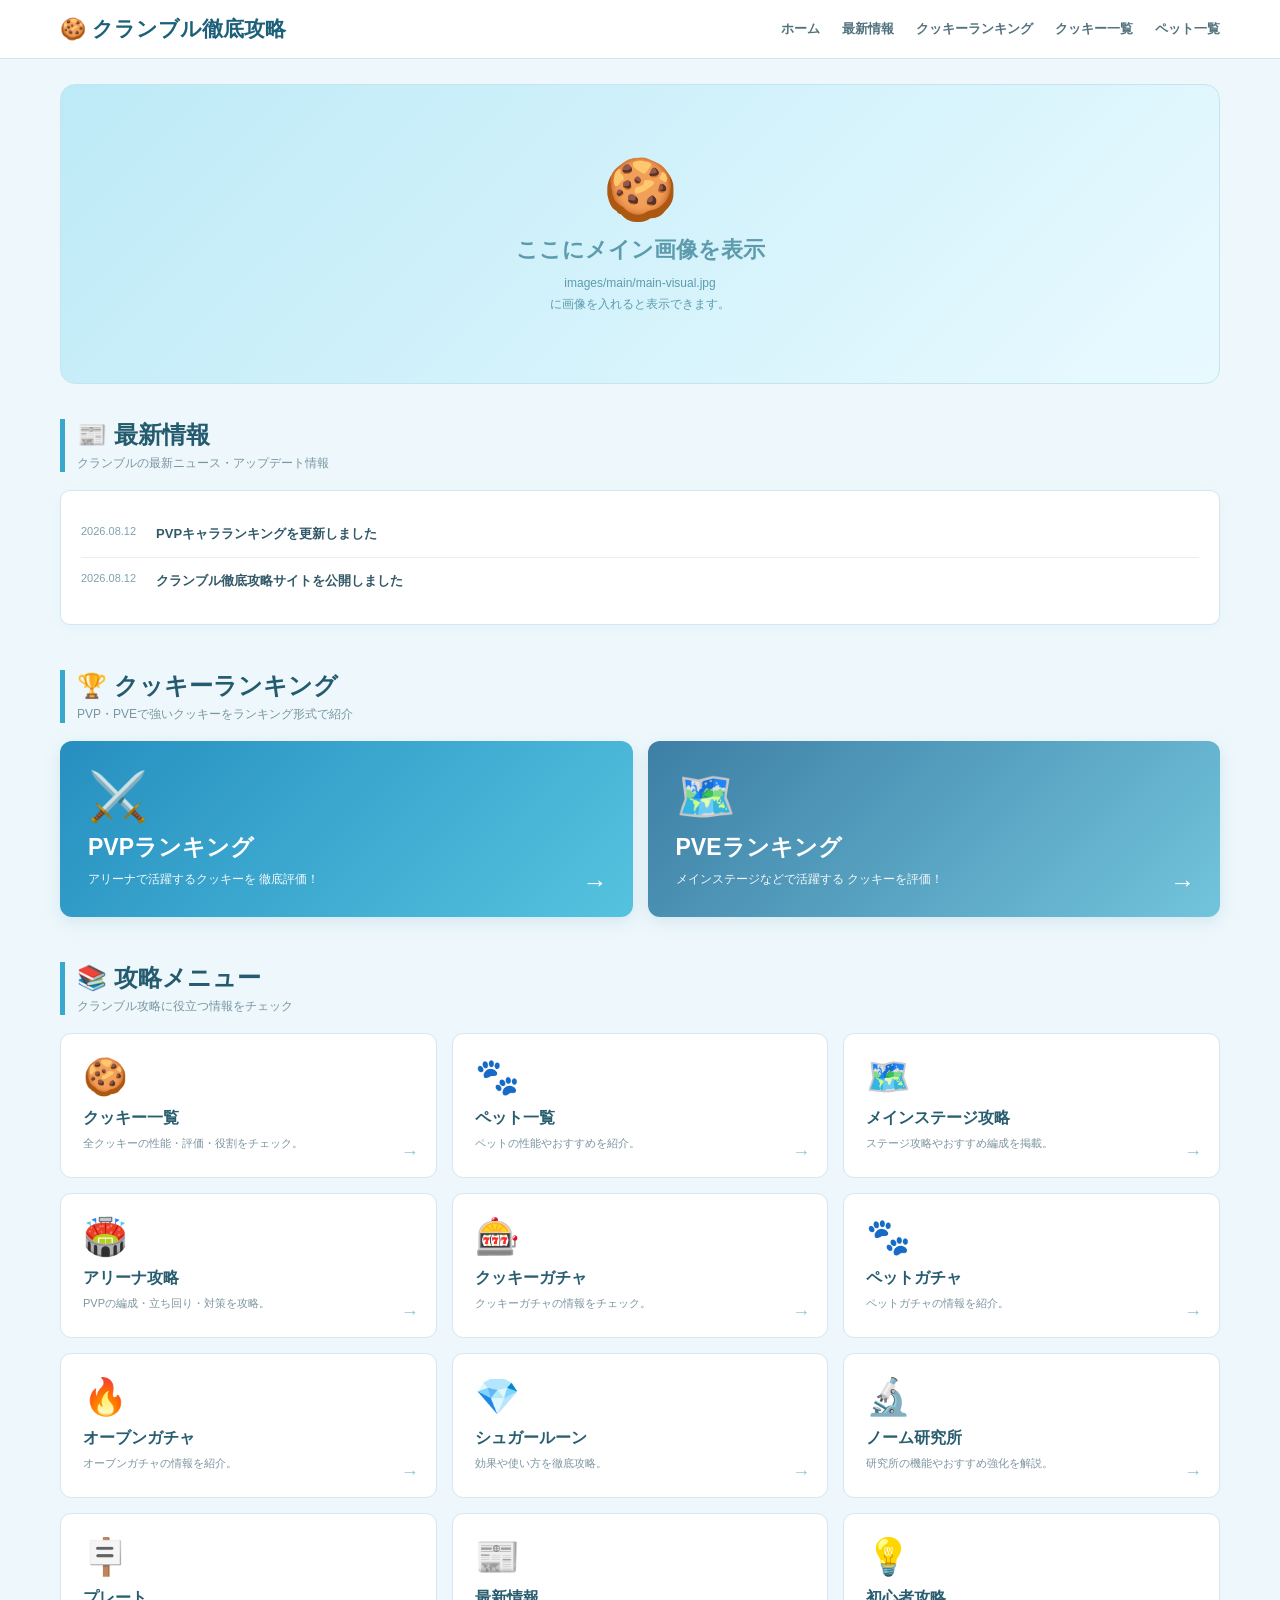
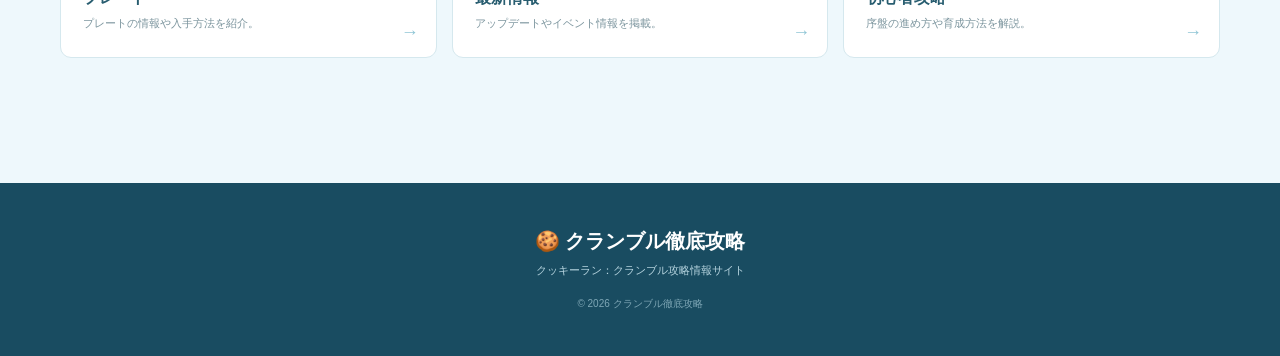
<file: index.html>
<!DOCTYPE html>
<html lang="ja">

<head>
<meta charset="UTF-8">

<meta name="viewport" content="width=device-width, initial-scale=1.0">

<title>クランブル徹底攻略｜クッキーラン：クランブル攻略サイト</title>

<meta name="description"
content="クッキーラン：クランブルの最新情報、クッキーランキング、PVP・PVE攻略、クッキー・ペット一覧、ガチャ情報などを掲載する攻略サイト。">

<style>

/* =========================
   基本
========================= */

* {
    margin: 0;
    padding: 0;
    box-sizing: border-box;
}

body {
    font-family:
        -apple-system,
        BlinkMacSystemFont,
        "Hiragino Kaku Gothic ProN",
        "Yu Gothic",
        sans-serif;

    background: #eef8fc;

    color: #24323a;
}


/* =========================
   ヘッダー
========================= */

header {

    background: #ffffff;

    border-bottom:
        1px solid #cfe6ef;

    position: sticky;

    top: 0;

    z-index: 1000;
}

.header-inner {

    max-width: 1200px;

    margin: auto;

    padding: 15px 20px;

    display: flex;

    align-items: center;

    justify-content: space-between;

    gap: 20px;
}

.logo {

    text-decoration: none;

    color: #1d607a;

    font-size: 21px;

    font-weight: 900;

    white-space: nowrap;
}

nav {

    display: flex;

    gap: 22px;

    overflow-x: auto;

    white-space: nowrap;
}

nav a {

    color: #52727e;

    text-decoration: none;

    font-size: 13px;

    font-weight: bold;
}

nav a:hover {

    color: #1594c1;
}


/* =========================
   メイン画像エリア
========================= */

.main-visual {

    max-width: 1200px;

    margin: 25px auto 0;

    padding: 0 20px;
}

.main-visual-box {

    width: 100%;

    min-height: 300px;

    border-radius: 15px;

    overflow: hidden;

    background:
        linear-gradient(
            135deg,
            #bdeaf7,
            #e9faff
        );

    border:
        1px solid #c5e5ee;

    display: flex;

    align-items: center;

    justify-content: center;

    position: relative;
}


/*
   画像を入れたら
   この部分に表示されます
*/

.main-visual-box img {

    width: 100%;

    height: 100%;

    min-height: 300px;

    object-fit: cover;

    display: block;
}


/*
   画像がないときの表示
*/

.main-visual-placeholder {

    text-align: center;

    color: #5d9bad;

    padding: 30px;
}

.main-visual-placeholder .icon {

    font-size: 60px;

    margin-bottom: 10px;
}

.main-visual-placeholder h2 {

    font-size: 22px;

    margin-bottom: 8px;
}

.main-visual-placeholder p {

    font-size: 12px;

    line-height: 1.7;
}


/* =========================
   メイン
========================= */

main {

    max-width: 1200px;

    margin: auto;

    padding: 35px 20px 80px;
}


/* =========================
   セクションタイトル
========================= */

.section-title {

    margin-bottom: 18px;

    border-left:
        5px solid #38a8cf;

    padding-left: 12px;
}

.section-title h2 {

    font-size: 24px;

    color: #245b6e;

    font-weight: 900;
}

.section-title p {

    color: #7895a0;

    font-size: 12px;

    margin-top: 4px;
}


/* =========================
   最新情報
========================= */

.news-box {

    background: #ffffff;

    border:
        1px solid #d4e8ef;

    border-radius: 10px;

    padding: 20px;

    margin-bottom: 45px;

    box-shadow:
        0 3px 12px rgba(40,120,150,.05);
}

.news-item {

    display: flex;

    gap: 20px;

    padding: 14px 0;

    border-bottom:
        1px solid #e6f0f3;
}

.news-item:last-child {

    border-bottom: none;
}

.news-date {

    color: #7da2ae;

    font-size: 11px;

    white-space: nowrap;
}

.news-item a {

    color: #315967;

    text-decoration: none;

    font-size: 13px;

    font-weight: bold;
}

.news-item a:hover {

    color: #1594c1;
}


/* =========================
   ランキング
========================= */

.ranking-banner {

    display: grid;

    grid-template-columns:
        1fr 1fr;

    gap: 15px;

    margin-bottom: 45px;
}

.ranking-card {

    min-height: 170px;

    padding: 28px;

    border-radius: 12px;

    text-decoration: none;

    color: white;

    position: relative;

    overflow: hidden;

    box-shadow:
        0 5px 18px
        rgba(30,110,140,.12);

    transition:
        transform .2s;
}

.ranking-card:hover {

    transform:
        translateY(-4px);
}

.ranking-card.pvp {

    background:
        linear-gradient(
            135deg,
            #268fc0,
            #55c3df
        );
}

.ranking-card.pve {

    background:
        linear-gradient(
            135deg,
            #3d7fa5,
            #72c4dc
        );
}

.big-icon {

    font-size: 48px;

    margin-bottom: 7px;
}

.ranking-card h3 {

    font-size: 23px;

    margin-bottom: 7px;
}

.ranking-card p {

    font-size: 12px;

    opacity: .95;

    line-height: 1.6;
}

.ranking-arrow {

    position: absolute;

    right: 25px;

    bottom: 20px;

    font-size: 25px;
}


/* =========================
   メニュー
========================= */

.menu-grid {

    display: grid;

    grid-template-columns:
        repeat(3, 1fr);

    gap: 15px;

    margin-bottom: 45px;
}

.menu-card {

    min-height: 145px;

    padding: 22px;

    background: #ffffff;

    border:
        1px solid #d5e8ee;

    border-radius: 11px;

    text-decoration: none;

    color: #263f48;

    position: relative;

    transition:
        transform .2s,
        box-shadow .2s;
}

.menu-card:hover {

    transform:
        translateY(-4px);

    box-shadow:
        0 10px 25px
        rgba(30,120,150,.10);
}

.menu-icon {

    font-size: 36px;

    margin-bottom: 10px;
}

.menu-card h3 {

    font-size: 16px;

    margin-bottom: 6px;

    color: #285d70;
}

.menu-card p {

    color: #7c959e;

    font-size: 11px;

    line-height: 1.6;
}

.arrow {

    position: absolute;

    right: 17px;

    bottom: 14px;

    color: #8fc5d5;

    font-size: 18px;
}


/* =========================
   フッター
========================= */

footer {

    background:
        #194c61;

    color: white;

    text-align: center;

    padding:
        45px 20px;
}

footer h2 {

    font-size: 20px;

    margin-bottom: 8px;
}

footer p {

    color: #b6d4df;

    font-size: 11px;

    margin-bottom: 15px;
}

footer small {

    color: #7fa7b6;

    font-size: 10px;
}


/* =========================
   スマホ
========================= */

@media (max-width: 750px) {

    .header-inner {

        flex-direction: column;

        align-items: flex-start;
    }

    nav {

        width: 100%;
    }

    .main-visual {

        margin-top: 15px;
    }

    .main-visual-box {

        min-height: 210px;
    }

    .main-visual-box img {

        min-height: 210px;
    }

    .hero {

        padding: 0;
    }

    .menu-grid {

        grid-template-columns:
            1fr 1fr;

        gap: 10px;
    }

    .menu-card {

        min-height: 135px;

        padding: 16px;
    }

    .menu-icon {

        font-size: 30px;
    }

    .menu-card h3 {

        font-size: 14px;
    }

    .menu-card p {

        font-size: 10px;
    }

    .ranking-banner {

        grid-template-columns:
            1fr;
    }

    .news-item {

        flex-direction:
            column;

        gap: 5px;
    }
}

</style>

</head>


<body>


<!-- =========================
     ヘッダー
========================= -->

<header>

<div class="header-inner">

<a
href="index.html"
class="logo">

🍪 クランブル徹底攻略

</a>


<nav>

<a href="index.html">
ホーム
</a>

<a href="latest.html">
最新情報
</a>

<a href="ranking.html">
クッキーランキング
</a>

<a href="cookies.html">
クッキー一覧
</a>

<a href="pets.html">
ペット一覧
</a>

</nav>

</div>

</header>



<!-- =========================
     メイン画像
========================= -->

<section class="main-visual">

<div class="main-visual-box">


<!--
画像を使う場合は
下のコメントを消してください。

<img
src="images/main/main-visual.jpg"
alt="クランブル徹底攻略 メインビジュアル">
-->


<div class="main-visual-placeholder">

<div class="icon">
🍪
</div>

<h2>
ここにメイン画像を表示
</h2>

<p>
images/main/main-visual.jpg<br>
に画像を入れると表示できます。
</p>

</div>


</div>

</section>



<main>


<!-- =========================
     最新情報
========================= -->

<div class="section-title">

<h2>
📰 最新情報
</h2>

<p>
クランブルの最新ニュース・アップデート情報
</p>

</div>


<div class="news-box">


<div class="news-item">

<span class="news-date">
2026.08.12
</span>

<a href="ranking.html">

PVPキャラランキングを更新しました

</a>

</div>


<div class="news-item">

<span class="news-date">
2026.08.12
</span>

<a href="latest.html">

クランブル徹底攻略サイトを公開しました

</a>

</div>


</div>



<!-- =========================
     ランキング
========================= -->

<div class="section-title">

<h2>
🏆 クッキーランキング
</h2>

<p>
PVP・PVEで強いクッキーをランキング形式で紹介
</p>

</div>


<div class="ranking-banner">


<a
href="ranking.html?mode=pvp"
class="ranking-card pvp">

<div class="big-icon">
⚔️
</div>

<h3>
PVPランキング
</h3>

<p>
アリーナで活躍するクッキーを
徹底評価！
</p>

<div class="ranking-arrow">
→
</div>

</a>



<a
href="ranking.html?mode=pve"
class="ranking-card pve">

<div class="big-icon">
🗺️
</div>

<h3>
PVEランキング
</h3>

<p>
メインステージなどで活躍する
クッキーを評価！
</p>

<div class="ranking-arrow">
→
</div>

</a>


</div>



<!-- =========================
     攻略メニュー
========================= -->

<div class="section-title">

<h2>
📚 攻略メニュー
</h2>

<p>
クランブル攻略に役立つ情報をチェック
</p>

</div>


<div class="menu-grid">


<a href="cookies.html" class="menu-card">

<div class="menu-icon">
🍪
</div>

<h3>
クッキー一覧
</h3>

<p>
全クッキーの性能・評価・役割をチェック。
</p>

<span class="arrow">→</span>

</a>



<a href="pets.html" class="menu-card">

<div class="menu-icon">
🐾
</div>

<h3>
ペット一覧
</h3>

<p>
ペットの性能やおすすめを紹介。
</p>

<span class="arrow">→</span>

</a>



<a href="main-stage.html" class="menu-card">

<div class="menu-icon">
🗺️
</div>

<h3>
メインステージ攻略
</h3>

<p>
ステージ攻略やおすすめ編成を掲載。
</p>

<span class="arrow">→</span>

</a>



<a href="arena.html" class="menu-card">

<div class="menu-icon">
🏟️
</div>

<h3>
アリーナ攻略
</h3>

<p>
PVPの編成・立ち回り・対策を攻略。
</p>

<span class="arrow">→</span>

</a>



<a href="cookie-gacha.html" class="menu-card">

<div class="menu-icon">
🎰
</div>

<h3>
クッキーガチャ
</h3>

<p>
クッキーガチャの情報をチェック。
</p>

<span class="arrow">→</span>

</a>



<a href="pet-gacha.html" class="menu-card">

<div class="menu-icon">
🐾
</div>

<h3>
ペットガチャ
</h3>

<p>
ペットガチャの情報を紹介。
</p>

<span class="arrow">→</span>

</a>



<a href="oven-gacha.html" class="menu-card">

<div class="menu-icon">
🔥
</div>

<h3>
オーブンガチャ
</h3>

<p>
オーブンガチャの情報を紹介。
</p>

<span class="arrow">→</span>

</a>



<a href="sugar-rune.html" class="menu-card">

<div class="menu-icon">
💎
</div>

<h3>
シュガールーン
</h3>

<p>
効果や使い方を徹底攻略。
</p>

<span class="arrow">→</span>

</a>



<a href="gnome-lab.html" class="menu-card">

<div class="menu-icon">
🔬
</div>

<h3>
ノーム研究所
</h3>

<p>
研究所の機能やおすすめ強化を解説。
</p>

<span class="arrow">→</span>

</a>



<a href="plates.html" class="menu-card">

<div class="menu-icon">
🪧
</div>

<h3>
プレート
</h3>

<p>
プレートの情報や入手方法を紹介。
</p>

<span class="arrow">→</span>

</a>



<a href="latest.html" class="menu-card">

<div class="menu-icon">
📰
</div>

<h3>
最新情報
</h3>

<p>
アップデートやイベント情報を掲載。
</p>

<span class="arrow">→</span>

</a>



<a href="beginner.html" class="menu-card">

<div class="menu-icon">
💡
</div>

<h3>
初心者攻略
</h3>

<p>
序盤の進め方や育成方法を解説。
</p>

<span class="arrow">→</span>

</a>


</div>


</main>



<footer>

<h2>
🍪 クランブル徹底攻略
</h2>

<p>
クッキーラン：クランブル攻略情報サイト
</p>

<small>
© 2026 クランブル徹底攻略
</small>

</footer>


</body>

</html>
</file>
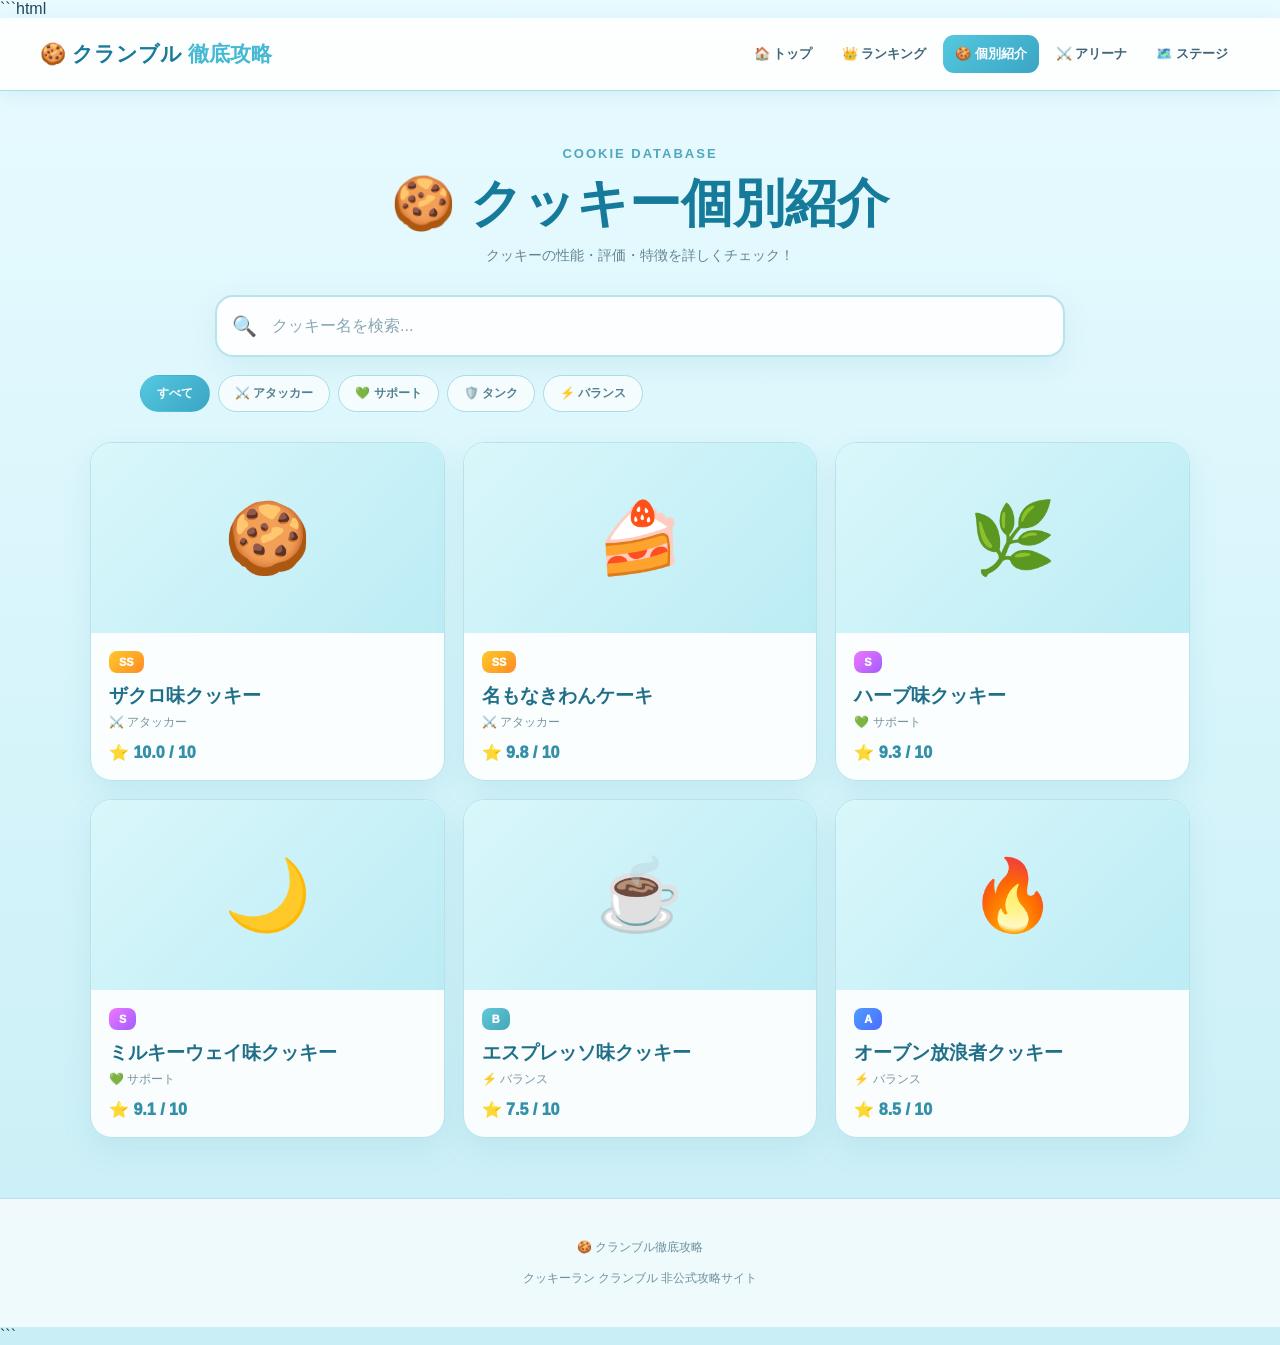
<file: cookies.html>
```html
<!DOCTYPE html>
<html lang="ja">

<head>

<meta charset="UTF-8">

<meta
  name="viewport"
  content="width=device-width, initial-scale=1.0"
>

<title>クッキー個別紹介 | クランブル徹底攻略</title>


<style>

/* =================================
   基本設定
================================= */

* {
  box-sizing: border-box;
  margin: 0;
  padding: 0;
}

html {
  scroll-behavior: smooth;
}

body {

  font-family:
    -apple-system,
    BlinkMacSystemFont,
    "Noto Sans JP",
    "Yu Gothic",
    sans-serif;

  color: #24445a;

  background:
    linear-gradient(
      180deg,
      #e9fbff 0%,
      #d7f5fb 50%,
      #c9eef6 100%
    );

  min-height: 100vh;

}


/* =================================
   ヘッダー
================================= */

header {

  position: sticky;

  top: 0;

  z-index: 1000;

  background:
    rgba(255,255,255,.9);

  backdrop-filter:
    blur(15px);

  border-bottom:
    1px solid #a8dce8;

  box-shadow:
    0 4px 20px
    rgba(51,150,175,.12);

}


.header-inner {

  width:
    min(1200px,94%);

  min-height:
    72px;

  margin:
    auto;

  display:
    flex;

  align-items:
    center;

  justify-content:
    space-between;

  gap:
    15px;

}


.logo {

  text-decoration:
    none;

  color:
    #167a9a;

  font-size:
    21px;

  font-weight:
    900;

  white-space:
    nowrap;

}


.logo span {

  color:
    #45b9d4;

}


nav {

  display:
    flex;

  gap:
    5px;

  overflow-x:
    auto;

}


nav a {

  text-decoration:
    none;

  color:
    #416477;

  font-size:
    13px;

  font-weight:
    700;

  padding:
    10px 12px;

  border-radius:
    11px;

  white-space:
    nowrap;

}


nav a:hover {

  background:
    #d9f5fa;

  color:
    #087c9f;

}


nav .active {

  color:
    white;

  background:
    linear-gradient(
      135deg,
      #55c8df,
      #3aa5c4
    );

}


/* =================================
   タイトル
================================= */

.page-title {

  width:
    min(1100px,92%);

  margin:
    auto;

  text-align:
    center;

  padding:
    55px 0 30px;

}


.page-title .small {

  color:
    #50a7bf;

  font-size:
    13px;

  font-weight:
    900;

  letter-spacing:
    2px;

}


.page-title h1 {

  color:
    #167a9a;

  font-size:
    clamp(32px,6vw,52px);

  margin:
    8px 0;

}


.page-title p {

  color:
    #648494;

  font-size:
    14px;

}


/* =================================
   検索
================================= */

.search-area {

  width:
    min(850px,92%);

  margin:
    auto;

}


.search-box {

  display:
    flex;

  align-items:
    center;

  gap:
    10px;

  padding:
    8px 15px;

  background:
    rgba(255,255,255,.9);

  border:
    2px solid #b7e3ec;

  border-radius:
    18px;

  box-shadow:
    0 10px 30px
    rgba(55,150,170,.1);

}


.search-icon {

  font-size:
    20px;

}


.search-box input {

  width:
    100%;

  border:
    none;

  outline:
    none;

  background:
    transparent;

  color:
    #24445a;

  font-size:
    16px;

  padding:
    12px 5px;

}


.search-box input::placeholder {

  color:
    #8aa7b2;

}


/* =================================
   カテゴリ
================================= */

.category-area {

  width:
    min(1000px,92%);

  margin:
    18px auto 30px;

  display:
    flex;

  gap:
    8px;

  overflow-x:
    auto;

}


.category {

  border:
    1px solid #a9dce7;

  background:
    rgba(255,255,255,.7);

  color:
    #528091;

  border-radius:
    999px;

  padding:
    9px 16px;

  font-size:
    12px;

  font-weight:
    800;

  white-space:
    nowrap;

  cursor:
    pointer;

  transition:
    .2s;

}


.category:hover {

  background:
    #d9f6fa;

}


.category.active {

  color:
    white;

  border-color:
    transparent;

  background:
    linear-gradient(
      135deg,
      #55c8df,
      #3aa5c4
    );

}


/* =================================
   クッキー一覧
================================= */

.cookie-container {

  width:
    min(1100px,92%);

  margin:
    auto;

  padding-bottom:
    60px;

}


.cookie-grid {

  display:
    grid;

  grid-template-columns:
    repeat(
      3,
      1fr
    );

  gap:
    18px;

}


/* =================================
   カード
================================= */

.cookie-card {

  background:
    rgba(255,255,255,.88);

  border:
    1px solid #b8e3eb;

  border-radius:
    22px;

  overflow:
    hidden;

  cursor:
    pointer;

  box-shadow:
    0 12px 30px
    rgba(52,145,167,.1);

  transition:
    .25s;

}


.cookie-card:hover {

  transform:
    translateY(-6px);

  box-shadow:
    0 18px 40px
    rgba(52,145,167,.18);

  border-color:
    #72c9da;

}


/* =================================
   キャラ画像
================================= */

.cookie-image {

  height:
    190px;

  display:
    flex;

  align-items:
    center;

  justify-content:
    center;

  background:
    linear-gradient(
      135deg,
      #d9f7fb,
      #bcecf5
    );

  font-size:
    70px;

}


/*
  本物の画像を入れる場合は、

  <img src="images/xxx.png">

  に変更できます。
*/


.cookie-image img {

  width:
    100%;

  height:
    100%;

  object-fit:
    contain;

}


/* =================================
   カード内容
================================= */

.cookie-info {

  padding:
    18px;

}


.cookie-rank {

  display:
    inline-block;

  padding:
    5px 10px;

  border-radius:
    8px;

  color:
    white;

  font-size:
    11px;

  font-weight:
    1000;

}


.rank-SS {

  background:
    linear-gradient(
      135deg,
      #ffc928,
      #ff8b26
    );

}


.rank-S {

  background:
    linear-gradient(
      135deg,
      #ef77ff,
      #a15cff
    );

}


.rank-A {

  background:
    linear-gradient(
      135deg,
      #4e9dff,
      #4b6cff
    );

}


.rank-B {

  background:
    linear-gradient(
      135deg,
      #63c9d8,
      #43a6ba
    );

}


.cookie-name {

  margin-top:
    10px;

  color:
    #206f88;

  font-size:
    19px;

  font-weight:
    900;

}


.cookie-role {

  margin-top:
    5px;

  color:
    #7893a0;

  font-size:
    12px;

}


.cookie-score {

  margin-top:
    12px;

  color:
    #348fa8;

  font-weight:
    1000;

}


/* =================================
   詳細モーダル
================================= */

.modal {

  position:
    fixed;

  inset:
    0;

  z-index:
    2000;

  display:
    none;

  align-items:
    center;

  justify-content:
    center;

  padding:
    20px;

  background:
    rgba(20,80,100,.45);

  backdrop-filter:
    blur(7px);

}


.modal.show {

  display:
    flex;

}


.modal-content {

  width:
    min(850px,100%);

  max-height:
    90vh;

  overflow-y:
    auto;

  background:
    #f7feff;

  border:
    1px solid #a9dce7;

  border-radius:
    28px;

  box-shadow:
    0 30px 80px
    rgba(20,100,120,.25);

}


.modal-header {

  position:
    relative;

  padding:
    30px;

  text-align:
    center;

  background:
    linear-gradient(
      135deg,
      #c8f1f7,
      #eafcff
    );

}


.close {

  position:
    absolute;

  top:
    15px;

  right:
    18px;

  width:
    38px;

  height:
    38px;

  border:
    none;

  border-radius:
    50%;

  background:
    rgba(255,255,255,.75);

  color:
    #4d7e8e;

  font-size:
    20px;

  cursor:
    pointer;

}


.detail-image {

  font-size:
    80px;

  margin-bottom:
    12px;

}


.modal-header h2 {

  color:
    #176f8b;

  font-size:
    28px;

}


.detail-rank {

  margin-top:
    8px;

  color:
    #4c8da0;

  font-weight:
    800;

}


/* =================================
   詳細内容
================================= */

.detail-body {

  padding:
    25px;

}


.detail-section {

  margin-bottom:
    25px;

}


.detail-section h3 {

  color:
    #19718d;

  margin-bottom:
    12px;

  font-size:
    18px;

}


.detail-section p {

  color:
    #648494;

  line-height:
    1.8;

  font-size:
    14px;

}


/* =================================
   評価
================================= */

.evaluation {

  display:
    grid;

  grid-template-columns:
    1fr 1fr;

  gap:
    12px;

}


.evaluation-box {

  padding:
    15px;

  border-radius:
    15px;

  background:
    #e8f9fc;

  border:
    1px solid #c2e8ef;

}


.evaluation-box span {

  display:
    block;

  color:
    #7895a0;

  font-size:
    11px;

}


.evaluation-box strong {

  display:
    block;

  margin-top:
    5px;

  color:
    #318da5;

  font-size:
    20px;

}


/* =================================
   ステータス
================================= */

.stats {

  display:
    flex;

  flex-direction:
    column;

  gap:
    13px;

}


.stat {

  display:
    grid;

  grid-template-columns:
    90px 1fr 45px;

  align-items:
    center;

  gap:
    10px;

}


.stat-name {

  color:
    #557d8b;

  font-size:
    13px;

  font-weight:
    700;

}


.bar {

  height:
    10px;

  background:
    #d8edf1;

  border-radius:
    999px;

  overflow:
    hidden;

}


.bar-inner {

  height:
    100%;

  border-radius:
    999px;

  background:
    linear-gradient(
      90deg,
      #55c8df,
      #3aa5c4
    );

}


.stat-value {

  color:
    #318da5;

  font-weight:
    900;

  font-size:
    12px;

}


/* =================================
   強い点・弱い点
================================= */

.good-bad {

  display:
    grid;

  grid-template-columns:
    1fr 1fr;

  gap:
    15px;

}


.good,
.bad {

  padding:
    18px;

  border-radius:
    17px;

}


.good {

  background:
    #e6f9ee;

  border:
    1px solid #b8e6ca;

}


.bad {

  background:
    #fff0f0;

  border:
    1px solid #f0caca;

}


.good h4 {

  color:
    #38966a;

  margin-bottom:
    10px;

}


.bad h4 {

  color:
    #c26c6c;

  margin-bottom:
    10px;

}


.good li,
.bad li {

  margin:
    6px 0;

  margin-left:
    18px;

  font-size:
    13px;

  color:
    #637d87;

}


/* =================================
   フッター
================================= */

footer {

  padding:
    40px;

  text-align:
    center;

  background:
    rgba(255,255,255,.7);

  border-top:
    1px solid #b8e3eb;

  color:
    #6c919f;

  font-size:
    12px;

}


/* =================================
   スマホ
================================= */

@media(max-width:800px) {

  .header-inner {

    flex-direction:
      column;

    padding:
      12px 0;

  }


  .cookie-grid {

    grid-template-columns:
      1fr 1fr;

  }

}


@media(max-width:550px) {

  .cookie-grid {

    grid-template-columns:
      1fr;

  }


  .evaluation {

    grid-template-columns:
      1fr;

  }


  .good-bad {

    grid-template-columns:
      1fr;

  }


  .stat {

    grid-template-columns:
      80px 1fr 40px;

  }

}

</style>

</head>


<body>


<!-- =================================
     ヘッダー
================================= -->

<header>

<div class="header-inner">


<a
  href="index.html"
  class="logo"
>

🍪 クランブル
<span>徹底攻略</span>

</a>


<nav>

<a href="index.html">
🏠 トップ
</a>


<a href="ranking.html">
👑 ランキング
</a>


<a
  href="cookies.html"
  class="active"
>
🍪 個別紹介
</a>


<a href="#">
⚔️ アリーナ
</a>


<a href="#">
🗺️ ステージ
</a>

</nav>

</div>

</header>



<!-- =================================
     タイトル
================================= -->

<section class="page-title">

<div class="small">
COOKIE DATABASE
</div>

<h1>
🍪 クッキー個別紹介
</h1>

<p>
クッキーの性能・評価・特徴を詳しくチェック！
</p>

</section>



<!-- =================================
     検索
================================= -->

<section class="search-area">

<div class="search-box">

<div class="search-icon">
🔍
</div>

<input
  type="text"
  id="searchInput"
  placeholder="クッキー名を検索..."
>

</div>

</section>



<!-- =================================
     カテゴリ
================================= -->

<div class="category-area">


<button
  class="category active"
  onclick="filterCookies('all', this)"
>
すべて
</button>


<button
  class="category"
  onclick="filterCookies('アタッカー', this)"
>
⚔️ アタッカー
</button>


<button
  class="category"
  onclick="filterCookies('サポート', this)"
>
💚 サポート
</button>


<button
  class="category"
  onclick="filterCookies('タンク', this)"
>
🛡️ タンク
</button>


<button
  class="category"
  onclick="filterCookies('バランス', this)"
>
⚡ バランス
</button>


</div>



<!-- =================================
     クッキー一覧
================================= -->

<main class="cookie-container">

<div
  class="cookie-grid"
  id="cookieGrid"
>


<!-- ザクロ -->

<div
  class="cookie-card"
  data-name="ザクロ味クッキー"
  data-role="アタッカー"
  onclick="openCookie('zakuro')"
>

<div class="cookie-image">

🍪

</div>

<div class="cookie-info">

<span class="cookie-rank rank-SS">
SS
</span>

<div class="cookie-name">
ザクロ味クッキー
</div>

<div class="cookie-role">
⚔️ アタッカー
</div>

<div class="cookie-score">
⭐ 10.0 / 10
</div>

</div>

</div>



<!-- 名もなきわんケーキ -->

<div
  class="cookie-card"
  data-name="名もなきわんケーキ"
  data-role="アタッカー"
  onclick="openCookie('wan')"
>

<div class="cookie-image">

🍰

</div>

<div class="cookie-info">

<span class="cookie-rank rank-SS">
SS
</span>

<div class="cookie-name">
名もなきわんケーキ
</div>

<div class="cookie-role">
⚔️ アタッカー
</div>

<div class="cookie-score">
⭐ 9.8 / 10
</div>

</div>

</div>



<!-- ハーブ -->

<div
  class="cookie-card"
  data-name="ハーブ味クッキー"
  data-role="サポート"
  onclick="openCookie('herb')"
>

<div class="cookie-image">

🌿

</div>

<div class="cookie-info">

<span class="cookie-rank rank-S">
S
</span>

<div class="cookie-name">
ハーブ味クッキー
</div>

<div class="cookie-role">
💚 サポート
</div>

<div class="cookie-score">
⭐ 9.3 / 10
</div>

</div>

</div>



<!-- ミルキーウェイ -->

<div
  class="cookie-card"
  data-name="ミルキーウェイ味クッキー"
  data-role="サポート"
  onclick="openCookie('milky')"
>

<div class="cookie-image">

🌙

</div>

<div class="cookie-info">

<span class="cookie-rank rank-S">
S
</span>

<div class="cookie-name">
ミルキーウェイ味クッキー
</div>

<div class="cookie-role">
💚 サポート
</div>

<div class="cookie-score">
⭐ 9.1 / 10
</div>

</div>

</div>



<!-- エスプレッソ -->

<div
  class="cookie-card"
  data-name="エスプレッソ味クッキー"
  data-role="バランス"
  onclick="openCookie('espresso')"
>

<div class="cookie-image">

☕

</div>

<div class="cookie-info">

<span class="cookie-rank rank-B">
B
</span>

<div class="cookie-name">
エスプレッソ味クッキー
</div>

<div class="cookie-role">
⚡ バランス
</div>

<div class="cookie-score">
⭐ 7.5 / 10
</div>

</div>

</div>



<!-- オーブン放浪者 -->

<div
  class="cookie-card"
  data-name="オーブン放浪者クッキー"
  data-role="バランス"
  onclick="openCookie('oven')"
>

<div class="cookie-image">

🔥

</div>

<div class="cookie-info">

<span class="cookie-rank rank-A">
A
</span>

<div class="cookie-name">
オーブン放浪者クッキー
</div>

<div class="cookie-role">
⚡ バランス
</div>

<div class="cookie-score">
⭐ 8.5 / 10
</div>

</div>

</div>


</div>

</main>



<!-- =================================
     詳細モーダル
================================= -->

<div
  class="modal"
  id="cookieModal"
>


<div class="modal-content">


<div class="modal-header">


<button
  class="close"
  onclick="closeCookie()"
>
×
</button>


<div
  class="detail-image"
  id="detailImage"
>
🍪
</div>


<h2 id="detailName">
クッキー
</h2>


<div
  class="detail-rank"
  id="detailRank"
>
SSランク
</div>


</div>



<div class="detail-body">


<!-- 評価 -->

<section class="detail-section">

<h3>
⭐ 総合評価
</h3>


<div class="evaluation">


<div class="evaluation-box">

<span>
PvP評価
</span>

<strong id="detailPvp">
★★★★★
</strong>

</div>


<div class="evaluation-box">

<span>
PvE評価
</span>

<strong id="detailPve">
★★★★★
</strong>

</div>


</div>

</section>



<!-- ステータス -->

<section class="detail-section">

<h3>
📊 ステータス
</h3>


<div class="stats">


<div class="stat">

<div class="stat-name">
⚔️ 攻撃力
</div>

<div class="bar">
<div
  class="bar-inner"
  id="attackBar"
></div>
</div>

<div
  class="stat-value"
  id="attackValue"
>
95
</div>

</div>



<div class="stat">

<div class="stat-name">
🛡️ 耐久力
</div>

<div class="bar">
<div
  class="bar-inner"
  id="defenseBar"
></div>
</div>

<div
  class="stat-value"
  id="defenseValue"
>
88
</div>

</div>



<div class="stat">

<div class="stat-name">
⚡ 機動力
</div>

<div class="bar">
<div
  class="bar-inner"
  id="speedBar"
></div>
</div>

<div
  class="stat-value"
  id="speedValue"
>
96
</div>

</div>



<div class="stat">

<div class="stat-name">
🎯 操作性
</div>

<div class="bar">
<div
  class="bar-inner"
  id="controlBar"
></div>
</div>

<div
  class="stat-value"
  id="controlValue"
>
84
</div>

</div>


</div>

</section>



<!-- 説明 -->

<section class="detail-section">

<h3>
📖 キャラクター紹介
</h3>

<p id="detailDescription">

高い火力と機動力を持つ
万能型アタッカー。
PVPで特に強力な性能を発揮する。

</p>

</section>



<!-- 強い・弱い -->

<section class="detail-section">

<div class="good-bad">


<div class="good">

<h4>
👍 強い点
</h4>

<ul id="goodList">

<li>高火力</li>

<li>機動力が高い</li>

<li>幅広い編成で活躍</li>

</ul>

</div>



<div class="bad">

<h4>
👎 弱い点
</h4>

<ul id="badList">

<li>耐久面に注意</li>

<li>操作に慣れが必要</li>

</ul>

</div>


</div>

</section>


</div>

</div>

</div>



<!-- =================================
     フッター
================================= -->

<footer>

🍪 クランブル徹底攻略

<br><br>

クッキーラン クランブル
非公式攻略サイト

</footer>



<script>

/* =================================
   クッキーデータ
================================= */

const cookies = {

  zakuro: {

    name:
      "ザクロ味クッキー",

    rank:
      "SSランク",

    image:
      "🍪",

    pvp:
      "★★★★★",

    pve:
      "★★★★★",

    attack:
      95,

    defense:
      88,

    speed:
      96,

    control:
      84,

    description:
      "高い火力と機動力を持つ万能型アタッカー。PVPで特に強力な性能を発揮する。",

    good: [
      "高火力",
      "機動力が高い",
      "幅広い編成で活躍"
    ],

    bad: [
      "耐久面に注意",
      "操作に慣れが必要"
    ]

  },


  wan: {

    name:
      "名もなきわんケーキ",

    rank:
      "SSランク",

    image:
      "🍰",

    pvp:
      "★★★★★",

    pve:
      "★★★★☆",

    attack:
      98,

    defense:
      78,

    speed:
      97,

    control:
      80,

    description:
      "非常に高い攻撃性能を持つアタッカー。短時間で大きなダメージを与えることが得意。",

    good: [
      "瞬間火力が高い",
      "機動力が高い",
      "PVPで強力"
    ],

    bad: [
      "耐久力が低め",
      "立ち回りが重要"
    ]

  },


  herb: {

    name:
      "ハーブ味クッキー",

    rank:
      "Sランク",

    image:
      "🌿",

    pvp:
      "★★★★☆",

    pve:
      "★★★★★",

    attack:
      65,

    defense:
      85,

    speed:
      70,

    control:
      92,

    description:
      "味方をサポートする能力に優れたクッキー。長期戦で特に力を発揮する。",

    good: [
      "サポート性能が高い",
      "安定した立ち回り",
      "初心者にもおすすめ"
    ],

    bad: [
      "火力は低め",
      "単体では決定力に欠ける"
    ]

  },


  milky: {

    name:
      "ミルキーウェイ味クッキー",

    rank:
      "Sランク",

    image:
      "🌙",

    pvp:
      "★★★★☆",

    pve:
      "★★★★☆",

    attack:
      78,

    defense:
      82,

    speed:
      88,

    control:
      90,

    description:
      "バランスの良い性能を持ち、さまざまな状況に対応できるクッキー。",

    good: [
      "バランスが良い",
      "扱いやすい",
      "編成の幅が広い"
    ],

    bad: [
      "突出した性能が少ない"
    ]

  },


  espresso: {

    name:
      "エスプレッソ味クッキー",

    rank:
      "Bランク",

    image:
      "☕",

    pvp:
      "★★★☆☆",

    pve:
      "★★★☆☆",

    attack:
      76,

    defense:
      60,

    speed:
      70,

    control:
      75,

    description:
      "範囲攻撃を得意とするバランス型クッキー。",

    good: [
      "範囲攻撃",
      "複数の敵に対応"
    ],

    bad: [
      "環境上位には及ばない",
      "耐久力が低め"
    ]

  },


  oven: {

    name:
      "オーブン放浪者クッキー",

    rank:
      "Aランク",

    image:
      "🔥",

    pvp:
      "★★★★☆",

    pve:
      "★★★★☆",

    attack:
      85,

    defense:
      76,

    speed:
      82,

    control:
      78,

    description:
      "攻撃・耐久・機動力のバランスが良い万能型クッキー。",

    good: [
      "バランスが良い",
      "幅広い場面で活躍"
    ],

    bad: [
      "専門型には性能で劣る"
    ]

  }

};


/* =================================
   詳細を開く
================================= */

function openCookie(id) {

  const cookie =
    cookies[id];


  document
    .getElementById("detailImage")
    .textContent =
    cookie.image;


  document
    .getElementById("detailName")
    .textContent =
    cookie.name;


  document
    .getElementById("detailRank")
    .textContent =
    cookie.rank;


  document
    .getElementById("detailPvp")
    .textContent =
    cookie.pvp;


  document
    .getElementById("detailPve")
    .textContent =
    cookie.pve;


  setStat(
    "attack",
    cookie.attack
  );


  setStat(
    "defense",
    cookie.defense
  );


  setStat(
    "speed",
    cookie.speed
  );


  setStat(
    "control",
    cookie.control
  );


  document
    .getElementById("detailDescription")
    .textContent =
    cookie.description;


  document
    .getElementById("goodList")
    .innerHTML =
    cookie.good
      .map(item => `<li>${item}</li>`)
      .join("");


  document
    .getElementById("badList")
    .innerHTML =
    cookie.bad
      .map(item => `<li>${item}</li>`)
      .join("");


  document
    .getElementById("cookieModal")
    .classList
    .add("show");

}


/* =================================
   ステータス設定
================================= */

function setStat(type, value) {

  document
    .getElementById(
      type + "Bar"
    )
    .style.width =
    value + "%";


  document
    .getElementById(
      type + "Value"
    )
    .textContent =
    value;

}


/* =================================
   詳細を閉じる
================================= */

function closeCookie() {

  document
    .getElementById("cookieModal")
    .classList
    .remove("show");

}


/* =================================
   モーダル外クリック
================================= */

document
  .getElementById("cookieModal")
  .addEventListener(
    "click",
    function(event) {

      if (
        event.target === this
      ) {

        closeCookie();

      }

    }
  );


/* =================================
   検索
================================= */

document
  .getElementById("searchInput")
  .addEventListener(
    "input",
    function() {

      const keyword =
        this.value
          .toLowerCase()
          .trim();


      document
        .querySelectorAll(".cookie-card")
        .forEach(card => {

          const name =
            card.dataset.name
              .toLowerCase();


          if (
            name.includes(keyword)
          ) {

            card.style.display =
              "";

          } else {

            card.style.display =
              "none";

          }

        });

    }
  );


/* =================================
   カテゴリ検索
================================= */

function filterCookies(
  category,
  button
) {


  document
    .querySelectorAll(".category")
    .forEach(btn => {

      btn.classList
        .remove("active");

    });


  button.classList
    .add("active");


  document
    .querySelectorAll(".cookie-card")
    .forEach(card => {

      if (
        category === "all" ||
        card.dataset.role === category
      ) {

        card.style.display =
          "";

      } else {

        card.style.display =
          "none";

      }

    });


  document
    .getElementById("searchInput")
    .value =
    "";

}

</script>


</body>

</html>
```
</file>
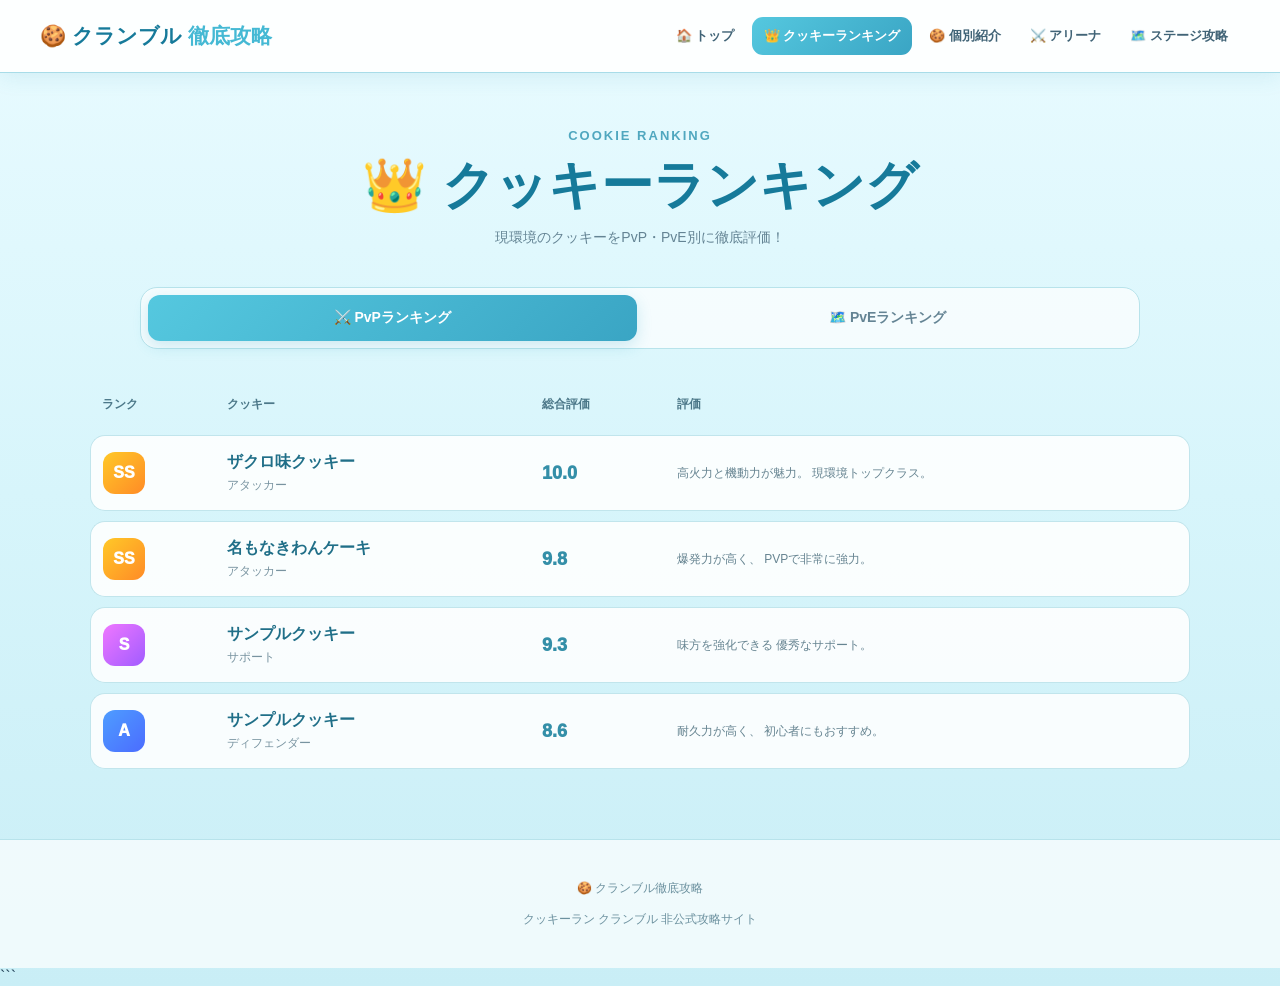
<file: ranking.html>
<!DOCTYPE html>
<html lang="ja">

<head>

<meta charset="UTF-8">

<meta
  name="viewport"
  content="width=device-width, initial-scale=1.0"
>

<title>クッキーランキング | クランブル徹底攻略</title>


<style>

/* =========================
   基本設定
========================= */

* {
  box-sizing: border-box;
  margin: 0;
  padding: 0;
}

html {
  scroll-behavior: smooth;
}

body {

  font-family:
    -apple-system,
    BlinkMacSystemFont,
    "Noto Sans JP",
    "Yu Gothic",
    sans-serif;

  color: #24445a;

  background:
    linear-gradient(
      180deg,
      #e9fbff 0%,
      #d7f5fb 50%,
      #c9eef6 100%
    );

  min-height: 100vh;

}


/* =========================
   ヘッダー
========================= */

header {

  position: sticky;

  top: 0;

  z-index: 1000;

  background:
    rgba(255,255,255,.9);

  backdrop-filter:
    blur(15px);

  border-bottom:
    1px solid #a8dce8;

  box-shadow:
    0 4px 20px
    rgba(51,150,175,.12);

}


.header-inner {

  width:
    min(1200px,94%);

  min-height:
    72px;

  margin:
    auto;

  display:
    flex;

  align-items:
    center;

  justify-content:
    space-between;

  gap:
    15px;

}


.logo {

  text-decoration:
    none;

  color:
    #167a9a;

  font-size:
    21px;

  font-weight:
    900;

  white-space:
    nowrap;

}


.logo span {

  color:
    #45b9d4;

}


nav {

  display:
    flex;

  gap:
    5px;

  overflow-x:
    auto;

}


nav a {

  text-decoration:
    none;

  color:
    #416477;

  font-size:
    13px;

  font-weight:
    700;

  padding:
    10px 12px;

  border-radius:
    11px;

  white-space:
    nowrap;

}


nav a:hover {

  background:
    #d9f5fa;

  color:
    #087c9f;

}


nav .active {

  color:
    white;

  background:
    linear-gradient(
      135deg,
      #55c8df,
      #3aa5c4
    );

}


/* =========================
   ページタイトル
========================= */

.page-title {

  width:
    min(1100px,92%);

  margin:
    auto;

  text-align:
    center;

  padding:
    55px 0 30px;

}


.page-title .small {

  color:
    #50a7bf;

  font-size:
    13px;

  font-weight:
    900;

  letter-spacing:
    2px;

}


.page-title h1 {

  color:
    #167a9a;

  font-size:
    clamp(32px,6vw,52px);

  margin:
    8px 0;

}


.page-title p {

  color:
    #648494;

  font-size:
    14px;

}


/* =========================
   ランキング切替
========================= */

.rank-switch {

  width:
    min(1000px,92%);

  margin:
    10px auto 25px;

  padding:
    7px;

  display:
    flex;

  gap:
    7px;

  background:
    rgba(255,255,255,.7);

  border:
    1px solid #b8e3eb;

  border-radius:
    17px;

}


.rank-switch button {

  flex:
    1;

  border:
    none;

  padding:
    14px;

  border-radius:
    12px;

  background:
    transparent;

  color:
    #648494;

  font-weight:
    900;

  cursor:
    pointer;

  font-size:
    14px;

}


.rank-switch button.active {

  color:
    white;

  background:
    linear-gradient(
      135deg,
      #55c8df,
      #3aa5c4
    );

  box-shadow:
    0 5px 15px
    rgba(42,160,190,.2);

}


/* =========================
   ランキング表
========================= */

.rank-container {

  width:
    min(1100px,92%);

  margin:
    auto;

  padding-bottom:
    60px;

}


.rank-panel {

  display:
    none;

}


.rank-panel.active {

  display:
    block;

}


.rank-table {

  width:
    100%;

  border-collapse:
    separate;

  border-spacing:
    0 10px;

}


.rank-table th {

  padding:
    12px;

  color:
    #4c7889;

  font-size:
    12px;

  text-align:
    left;

}


.rank-table td {

  padding:
    16px 12px;

  background:
    rgba(255,255,255,.88);

  border-top:
    1px solid #c1e5ec;

  border-bottom:
    1px solid #c1e5ec;

}


.rank-table tr td:first-child {

  border-left:
    1px solid #c1e5ec;

  border-radius:
    15px 0 0 15px;

}


.rank-table tr td:last-child {

  border-right:
    1px solid #c1e5ec;

  border-radius:
    0 15px 15px 0;

}


/* =========================
   ランク表示
========================= */

.rank {

  display:
    inline-flex;

  align-items:
    center;

  justify-content:
    center;

  width:
    42px;

  height:
    42px;

  border-radius:
    12px;

  font-weight:
    1000;

}


.SS {

  color:
    #fff;

  background:
    linear-gradient(
      135deg,
      #ffc928,
      #ff8b26
    );

}


.S {

  color:
    white;

  background:
    linear-gradient(
      135deg,
      #ef77ff,
      #a15cff
    );

}


.A {

  color:
    white;

  background:
    linear-gradient(
      135deg,
      #4e9dff,
      #4b6cff
    );

}


.B {

  color:
    white;

  background:
    linear-gradient(
      135deg,
      #63c9d8,
      #43a6ba
    );

}


/* =========================
   キャラ名
========================= */

.cookie-name {

  font-weight:
    900;

  color:
    #206f88;

}


.role {

  font-size:
    12px;

  color:
    #7893a0;

  margin-top:
    4px;

}


/* =========================
   評価
========================= */

.score {

  font-size:
    18px;

  font-weight:
    1000;

  color:
    #348fa8;

}


/* =========================
   コメント
========================= */

.comment {

  color:
    #668491;

  font-size:
    12px;

  line-height:
    1.5;

}


/* =========================
   フッター
========================= */

footer {

  padding:
    40px;

  text-align:
    center;

  background:
    rgba(255,255,255,.7);

  border-top:
    1px solid #b8e3eb;

  color:
    #6c919f;

  font-size:
    12px;

}


/* =========================
   スマホ
========================= */

@media(max-width:700px) {

  .header-inner {

    flex-direction:
      column;

    padding:
      12px 0;

  }


  .rank-table {

    min-width:
      700px;

  }


  .rank-container {

    overflow-x:
      auto;

  }


  .rank-switch {

    flex-direction:
      column;

  }

}

</style>

</head>


<body>


<!-- =========================
     ヘッダー
========================= -->

<header>

<div class="header-inner">


<a
  href="index.html"
  class="logo"
>

  🍪 クランブル
  <span>徹底攻略</span>

</a>


<nav>

<a href="index.html">
  🏠 トップ
</a>

<a
  href="ranking.html"
  class="active"
>
  👑 クッキーランキング
</a>

<a href="#">
  🍪 個別紹介
</a>

<a href="#">
  ⚔️ アリーナ
</a>

<a href="#">
  🗺️ ステージ攻略
</a>

</nav>

</div>

</header>



<!-- =========================
     タイトル
========================= -->

<section class="page-title">

<div class="small">
  COOKIE RANKING
</div>

<h1>
  👑 クッキーランキング
</h1>

<p>
  現環境のクッキーをPvP・PvE別に徹底評価！
</p>

</section>



<!-- =========================
     PvP / PvE 切替
========================= -->

<div class="rank-switch">

<button
  class="active"
  onclick="showRank('pvp', this)"
>

  ⚔️ PvPランキング

</button>


<button
  onclick="showRank('pve', this)"
>

  🗺️ PvEランキング

</button>

</div>



<!-- =========================
     ランキング
========================= -->

<main class="rank-container">


<!-- =========================
     PvP
========================= -->

<section
  id="pvp"
  class="rank-panel active"
>

<table class="rank-table">

<thead>

<tr>

<th>
  ランク
</th>

<th>
  クッキー
</th>

<th>
  総合評価
</th>

<th>
  評価
</th>

</tr>

</thead>


<tbody>


<tr>

<td>
  <div class="rank SS">
    SS
  </div>
</td>

<td>

<div class="cookie-name">
  ザクロ味クッキー
</div>

<div class="role">
  アタッカー
</div>

</td>

<td>

<div class="score">
  10.0
</div>

</td>

<td>

<div class="comment">
  高火力と機動力が魅力。
  現環境トップクラス。
</div>

</td>

</tr>



<tr>

<td>
  <div class="rank SS">
    SS
  </div>
</td>

<td>

<div class="cookie-name">
  名もなきわんケーキ
</div>

<div class="role">
  アタッカー
</div>

</td>

<td>

<div class="score">
  9.8
</div>

</td>

<td>

<div class="comment">
  爆発力が高く、
  PVPで非常に強力。
</div>

</td>

</tr>



<tr>

<td>
  <div class="rank S">
    S
  </div>
</td>

<td>

<div class="cookie-name">
  サンプルクッキー
</div>

<div class="role">
  サポート
</div>

</td>

<td>

<div class="score">
  9.3
</div>

</td>

<td>

<div class="comment">
  味方を強化できる
  優秀なサポート。
</div>

</td>

</tr>



<tr>

<td>
  <div class="rank A">
    A
  </div>
</td>

<td>

<div class="cookie-name">
  サンプルクッキー
</div>

<div class="role">
  ディフェンダー
</div>

</td>

<td>

<div class="score">
  8.6
</div>

</td>

<td>

<div class="comment">
  耐久力が高く、
  初心者にもおすすめ。
</div>

</td>

</tr>


</tbody>

</table>

</section>



<!-- =========================
     PvE
========================= -->

<section
  id="pve"
  class="rank-panel"
>

<table class="rank-table">

<thead>

<tr>

<th>
  ランク
</th>

<th>
  クッキー
</th>

<th>
  総合評価
</th>

<th>
  評価
</th>

</tr>

</thead>


<tbody>


<tr>

<td>
  <div class="rank SS">
    SS
  </div>
</td>

<td>

<div class="cookie-name">
  ザクロ味クッキー
</div>

<div class="role">
  高火力アタッカー
</div>

</td>

<td>

<div class="score">
  10.0
</div>

</td>

<td>

<div class="comment">
  ボス戦や高難度ステージで
  高い火力を発揮。
</div>

</td>

</tr>



<tr>

<td>
  <div class="rank S">
    S
  </div>
</td>

<td>

<div class="cookie-name">
  サンプルクッキー
</div>

<div class="role">
  範囲攻撃
</div>

</td>

<td>

<div class="score">
  9.4
</div>

</td>

<td>

<div class="comment">
  複数の敵をまとめて
  攻撃できる。
</div>

</td>

</tr>



<tr>

<td>
  <div class="rank S">
    S
  </div>
</td>

<td>

<div class="cookie-name">
  サンプルクッキー
</div>

<div class="role">
  サポート
</div>

</td>

<td>

<div class="score">
  9.1
</div>

</td>

<td>

<div class="comment">
  長期戦で味方を
  安定してサポート。
</div>

</td>

</tr>



<tr>

<td>
  <div class="rank A">
    A
  </div>
</td>

<td>

<div class="cookie-name">
  サンプルクッキー
</div>

<div class="role">
  バランス型
</div>

</td>

<td>

<div class="score">
  8.5
</div>

</td>

<td>

<div class="comment">
  幅広いステージで
  活躍できる万能型。
</div>

</td>

</tr>


</tbody>

</table>

</section>


</main>



<!-- =========================
     フッター
========================= -->

<footer>

🍪 クランブル徹底攻略

<br><br>

クッキーラン クランブル
非公式攻略サイト

</footer>



<script>

/* =========================
   PvP / PvE切り替え
========================= */

function showRank(type, button) {

  document
    .querySelectorAll(".rank-panel")
    .forEach(panel => {

      panel.classList.remove("active");

    });


  document
    .getElementById(type)
    .classList.add("active");


  document
    .querySelectorAll(".rank-switch button")
    .forEach(btn => {

      btn.classList.remove("active");

    });


  button.classList.add("active");

}

</script>


</body>

</html>
```
</file>
